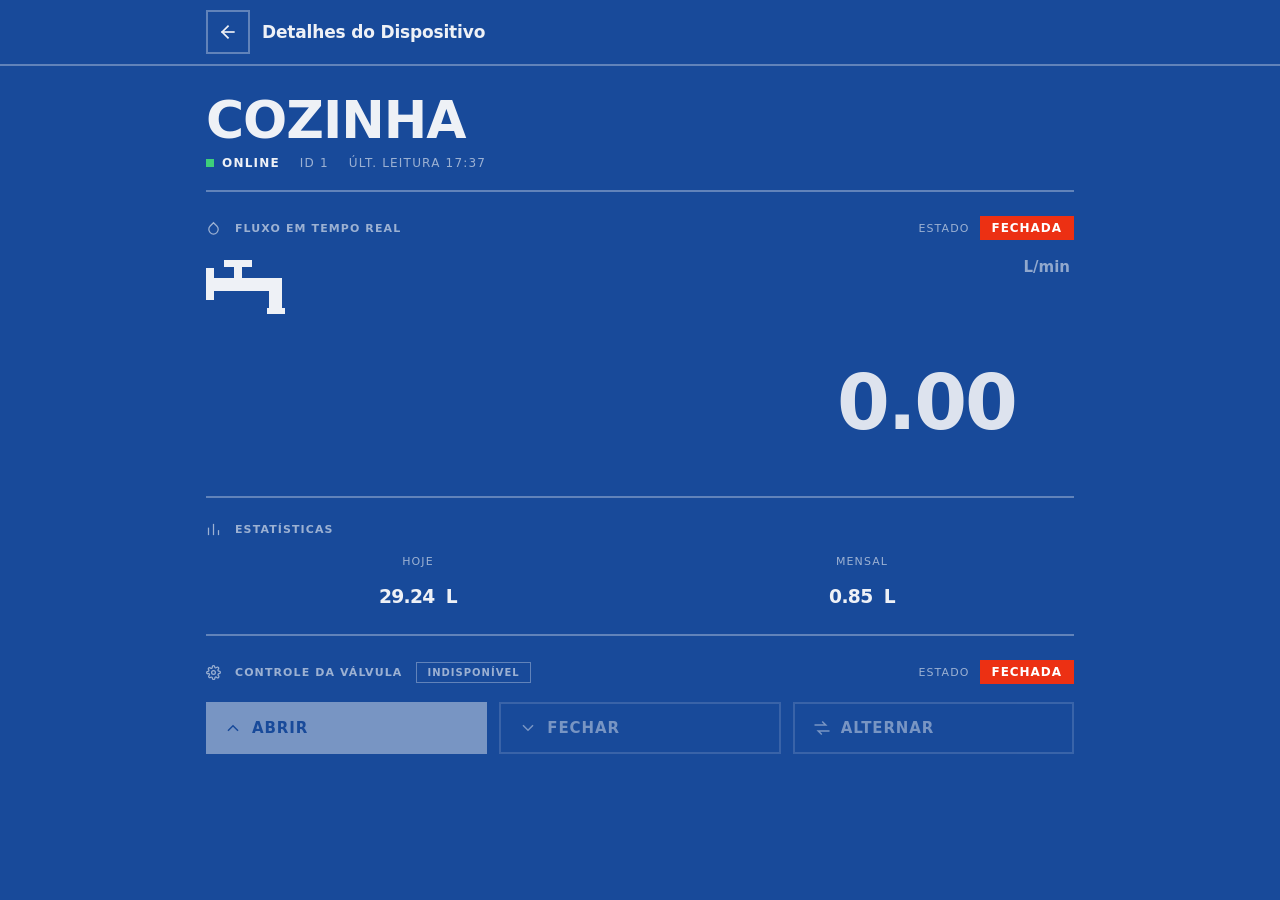
<file: AAAAA111111 -- Redesign responsivo em Angular (1)/offline/index.html>
<!DOCTYPE html>
<html lang="pt-BR">
<head>
<meta charset="utf-8">
<meta name="viewport" content="width=device-width, initial-scale=1">
<title>Detalhes do Dispositivo</title>
<link rel="stylesheet" href="styles.css">
</head>
<body>
<div class="page">

  <header class="topbar">
    <div class="topbar__inner">
      <button type="button" class="btn btn--icon" aria-label="Voltar" onclick="history.back()">
        <svg width="20" height="20" viewBox="0 0 24 24" fill="none" stroke="currentColor" stroke-width="2" stroke-linecap="square"><path d="M19 12H5"></path><path d="M12 19l-7-7 7-7"></path></svg>
      </button>
      <div class="topbar__title"><span>Detalhes do Dispositivo</span></div>
      <div class="topbar__spacer"></div>
    </div>
  </header>

  <main class="wrap">

    <section class="identity">
      <h1 id="deviceName">Cozinha</h1>
      <div class="identity__meta">
        <span class="dot-row">
          <span class="dot" id="statusDot"></span>
          <span class="meta meta--strong" id="statusLabel">Online</span>
        </span>
        <span class="meta">ID <span id="deviceId">1</span></span>
        <span class="meta">Últ. leitura <span id="lastRead">17:37</span></span>
      </div>
    </section>

    <hr class="rule">

    <section class="stack">

      <div class="block">
        <div class="block__head">
          <svg width="15" height="15" viewBox="0 0 24 24" fill="none" stroke="currentColor" stroke-width="2" stroke-linecap="square"><path d="M12 2.7l5.3 5.3a7.5 7.5 0 1 1-10.6 0z"></path></svg>
          <h6>Fluxo em tempo real</h6>
          <div class="chip-row">
            <span class="label">Estado</span>
            <span class="chip" data-valve-chip>Fechada</span>
          </div>
        </div>

        <div class="stage">
          <div class="faucet">
            <svg width="88" height="60" viewBox="0 0 88 60" fill="currentColor">
              <rect x="0" y="10" width="8" height="32"></rect>
              <rect x="8" y="20" width="52" height="13"></rect>
              <path d="M60 20h16v32H63V33h-3z"></path>
              <rect x="61" y="50" width="18" height="6"></rect>
              <rect x="28" y="8" width="8" height="13"></rect>
              <rect x="18" y="2" width="28" height="7"></rect>
            </svg>
          </div>

          <div class="stage__readout">
            <span class="readout__value" id="flow">0.00</span>
            <span class="readout__unit">L/min</span>
          </div>

          <div class="stage__drops" id="drops"></div>
          <div class="pool" id="pool"></div>
        </div>
      </div>

      <div class="block">
        <div class="block__head">
          <svg width="15" height="15" viewBox="0 0 24 24" fill="none" stroke="currentColor" stroke-width="2" stroke-linecap="square"><path d="M4 20V10"></path><path d="M12 20V4"></path><path d="M20 20v-6"></path></svg>
          <h6>Estatísticas</h6>
        </div>
        <div class="stats">
          <div>
            <span class="label">Hoje</span>
            <div class="stats__value"><span id="today">29.24</span> <span>L</span></div>
          </div>
          <div>
            <span class="label">Mensal</span>
            <div class="stats__value"><span id="month">0.85</span> <span>L</span></div>
          </div>
        </div>
      </div>

    </section>

    <hr class="rule">

    <section class="valve">
      <div class="valve__head">
        <div class="block__head block__head--tight">
          <svg width="15" height="15" viewBox="0 0 24 24" fill="none" stroke="currentColor" stroke-width="2" stroke-linecap="square"><circle cx="12" cy="12" r="3"></circle><path d="M19.4 15a1.6 1.6 0 0 0 .3 1.8l.1.1a2 2 0 1 1-2.8 2.8l-.1-.1a1.6 1.6 0 0 0-2.7 1.1V21a2 2 0 1 1-4 0v-.1A1.6 1.6 0 0 0 7.9 19.4l-.1.1a2 2 0 1 1-2.8-2.8l.1-.1A1.6 1.6 0 0 0 3 14.1H3a2 2 0 1 1 0-4h.1A1.6 1.6 0 0 0 4.6 7.9l-.1-.1a2 2 0 1 1 2.8-2.8l.1.1A1.6 1.6 0 0 0 10 3.6V3a2 2 0 1 1 4 0v.1a1.6 1.6 0 0 0 2.7 1.1l.1-.1a2 2 0 1 1 2.8 2.8l-.1.1a1.6 1.6 0 0 0 1.1 2.7H21a2 2 0 1 1 0 4h-.1a1.6 1.6 0 0 0-1.5 1z"></path></svg>
          <h6>Controle da válvula</h6>
          <span class="tag" id="valveTag">Indisponível</span>
        </div>
        <div class="chip-row">
          <span class="label">Estado</span>
          <span class="chip" data-valve-chip>Fechada</span>
        </div>
      </div>

      <div class="valve__actions is-disabled" id="valveActions" aria-disabled="true">
        <button type="button" class="btn btn--solid" id="btnOpen" disabled>
          <svg width="18" height="18" viewBox="0 0 24 24" fill="none" stroke="currentColor" stroke-width="2" stroke-linecap="square"><path d="M18 15l-6-6-6 6"></path></svg>
          Abrir
        </button>
        <button type="button" class="btn btn--outline" id="btnClose" disabled>
          <svg width="18" height="18" viewBox="0 0 24 24" fill="none" stroke="currentColor" stroke-width="2" stroke-linecap="square"><path d="M6 9l6 6 6-6"></path></svg>
          Fechar
        </button>
        <button type="button" class="btn btn--outline" id="btnToggle" disabled>
          <svg width="18" height="18" viewBox="0 0 24 24" fill="none" stroke="currentColor" stroke-width="2" stroke-linecap="square"><path d="M3 8h14l-4-4"></path><path d="M21 16H7l4 4"></path></svg>
          Alternar
        </button>
      </div>
    </section>

  </main>
</div>

<script src="app.js"></script>
</body>
</html>
</file>
<file: AAAAA111111 -- Redesign responsivo em Angular (1)/offline/styles.css>
:root{
  --page-bg:#184a9a; --page-bg-2:#1e58ac; --page-ink:#eef1f6;
  --page-muted:rgba(238,241,246,.62); --page-rule:rgba(238,241,246,.34);
  --water:#3d97ff; --danger:#ec3013;
}
*{box-sizing:border-box}
body{margin:0;font-family:Archivo,system-ui,sans-serif;background:var(--page-bg);color:var(--page-ink);-webkit-font-smoothing:antialiased}
a{color:#9ec7ff} a:hover{color:#c8dfff}
.page{min-height:100vh}

.topbar{position:sticky;top:0;z-index:5;background:var(--page-bg);border-bottom:2px solid var(--page-rule)}
.topbar__inner{max-width:900px;margin:0 auto;display:flex;align-items:center;gap:12px;padding:10px 16px;min-height:56px}
.topbar__title{flex:1;min-width:0;font-weight:800;font-size:17px;letter-spacing:-.01em;white-space:nowrap;overflow:hidden;text-overflow:ellipsis}
.topbar__spacer{width:44px;flex:none}

.wrap{max-width:900px;margin:0 auto;padding:0 16px 56px;overflow-x:clip}

.identity{padding:28px 0 20px}
.identity h1{margin:0 0 10px;font-size:clamp(30px,8vw,52px);line-height:1;letter-spacing:-.02em;text-transform:uppercase}
.identity__meta{display:flex;flex-wrap:wrap;align-items:center;gap:8px 20px}
.dot-row{display:inline-flex;align-items:center;gap:8px}
.dot{width:8px;height:8px;flex:none;background:#3ecf7a;animation:pulseDot 2.4s ease-in-out infinite}
.meta{font-size:12px;letter-spacing:.1em;text-transform:uppercase;color:var(--page-muted)}
.meta--strong{color:var(--page-ink);font-weight:600}
.label{font-size:11px;letter-spacing:.1em;text-transform:uppercase;color:var(--page-muted)}
.rule{height:2px;border:0;margin:0;background:var(--page-rule)}

.stack{display:grid;grid-template-columns:1fr;gap:2px;background:var(--page-rule)}
.block{background:var(--page-bg);padding:24px 0 26px}
.block__head{display:flex;align-items:center;flex-wrap:wrap;gap:8px 14px;margin-bottom:18px;color:var(--page-muted)}
.block__head h6{margin:0;font-size:11px;letter-spacing:.1em;text-transform:uppercase}
.block__head--tight{margin-bottom:0}
.chip-row{display:flex;align-items:center;gap:10px;margin-left:auto}
.chip{display:inline-flex;align-items:center;padding:5px 12px;font-size:12px;font-weight:600;letter-spacing:.08em;text-transform:uppercase;color:#fff;background:var(--danger)}
.tag{display:inline-flex;align-items:center;padding:4px 10px;font-size:10px;font-weight:600;letter-spacing:.1em;text-transform:uppercase;border:1px solid var(--page-rule);color:var(--page-muted)}

.stage{position:relative;height:212px;overflow:hidden}
.faucet{position:absolute;left:0;top:0;z-index:3;color:var(--page-ink)}
.stage__readout{position:absolute;inset:0;z-index:1;display:flex;align-items:flex-end;justify-content:flex-end;gap:8px;padding:0 4px 34px;opacity:.92}
.readout__value{font-weight:800;font-size:clamp(48px,13vw,76px);line-height:.85;letter-spacing:-.03em;font-variant-numeric:tabular-nums}
.readout__unit{font-size:15px;font-weight:600;color:var(--page-muted);align-self:baseline}
.stage__drops{position:absolute;top:58px;left:68px;z-index:2;pointer-events:none}
.drop{position:absolute;top:0;width:10px;height:14px;background:var(--water);clip-path:polygon(50% 0%,100% 62%,78% 100%,22% 100%,0% 62%);box-shadow:0 0 12px rgba(61,151,255,.55);animation-name:dropFall;animation-timing-function:linear;animation-iteration-count:infinite}
.splash{position:absolute;top:130px;left:-16px;width:32px;height:3px;background:var(--water);transform-origin:center;animation-name:splash;animation-timing-function:ease-out;animation-iteration-count:infinite}
.pool{position:absolute;left:0;right:0;bottom:0;z-index:2;height:0;background:linear-gradient(180deg,rgba(61,151,255,.28),rgba(61,151,255,.62));transition:height .6s ease;animation:poolPulse 3s ease-in-out infinite}
.pool--on{border-top:2px solid var(--water)}

.stats{display:grid;grid-template-columns:1fr 1fr;gap:20px;justify-items:center;text-align:center}
.stats .label{display:block;margin-bottom:6px}
.stats__value{font-weight:800;font-size:clamp(26px,6.5vw,34px);line-height:1;letter-spacing:-.02em;font-variant-numeric:tabular-nums}
.stats__value span{font-size:.55em}

.valve{padding:24px 0 28px}
.valve__head{display:flex;flex-wrap:wrap;align-items:center;justify-content:space-between;gap:12px;margin-bottom:18px}
.valve__actions{display:grid;grid-template-columns:repeat(auto-fit,minmax(220px,1fr));gap:12px}
.valve__actions.is-disabled{opacity:.45;pointer-events:none}

.btn{display:inline-flex;align-items:center;justify-content:flex-start;gap:10px;min-height:52px;padding:0 18px;font:inherit;font-size:15px;font-weight:600;letter-spacing:.06em;text-transform:uppercase;border:0;border-radius:0;cursor:pointer;background:transparent;color:var(--page-ink)}
.btn:focus-visible{outline:2px solid var(--page-ink);outline-offset:2px}
.btn:disabled{cursor:default}
.btn--icon{width:44px;height:44px;min-height:0;padding:0;flex:none;justify-content:center;border:2px solid var(--page-rule)}
.btn--icon:hover{background:rgba(238,241,246,.09)}
.btn--solid{background:var(--page-ink);color:var(--page-bg)}
.btn--solid:hover:not(:disabled){background:#fff}
.btn--solid:active:not(:disabled){background:rgba(238,241,246,.82)}
.btn--outline{border:2px solid var(--page-rule)}
.btn--outline:hover:not(:disabled){background:rgba(238,241,246,.09)}
.btn--outline:active:not(:disabled){background:rgba(238,241,246,.16)}

@keyframes pulseDot{0%,100%{opacity:1}50%{opacity:.35}}
@keyframes dropFall{0%{transform:translate3d(0,0,0) scaleY(.65);opacity:0}8%{opacity:1}78%{transform:translate3d(0,110px,0) scaleY(1.25);opacity:1}92%{transform:translate3d(0,122px,0) scaleY(.5);opacity:.25}100%{transform:translate3d(0,122px,0) scaleY(.4);opacity:0}}
@keyframes splash{0%,55%{transform:scaleX(.2);opacity:0}70%{transform:scaleX(1);opacity:.8}100%{transform:scaleX(1.5);opacity:0}}
@keyframes poolPulse{0%,100%{opacity:.55}50%{opacity:.9}}

@media (max-width:560px){
  .chip-row{margin-left:0}
  .valve__actions{grid-template-columns:1fr}
}
</file>
